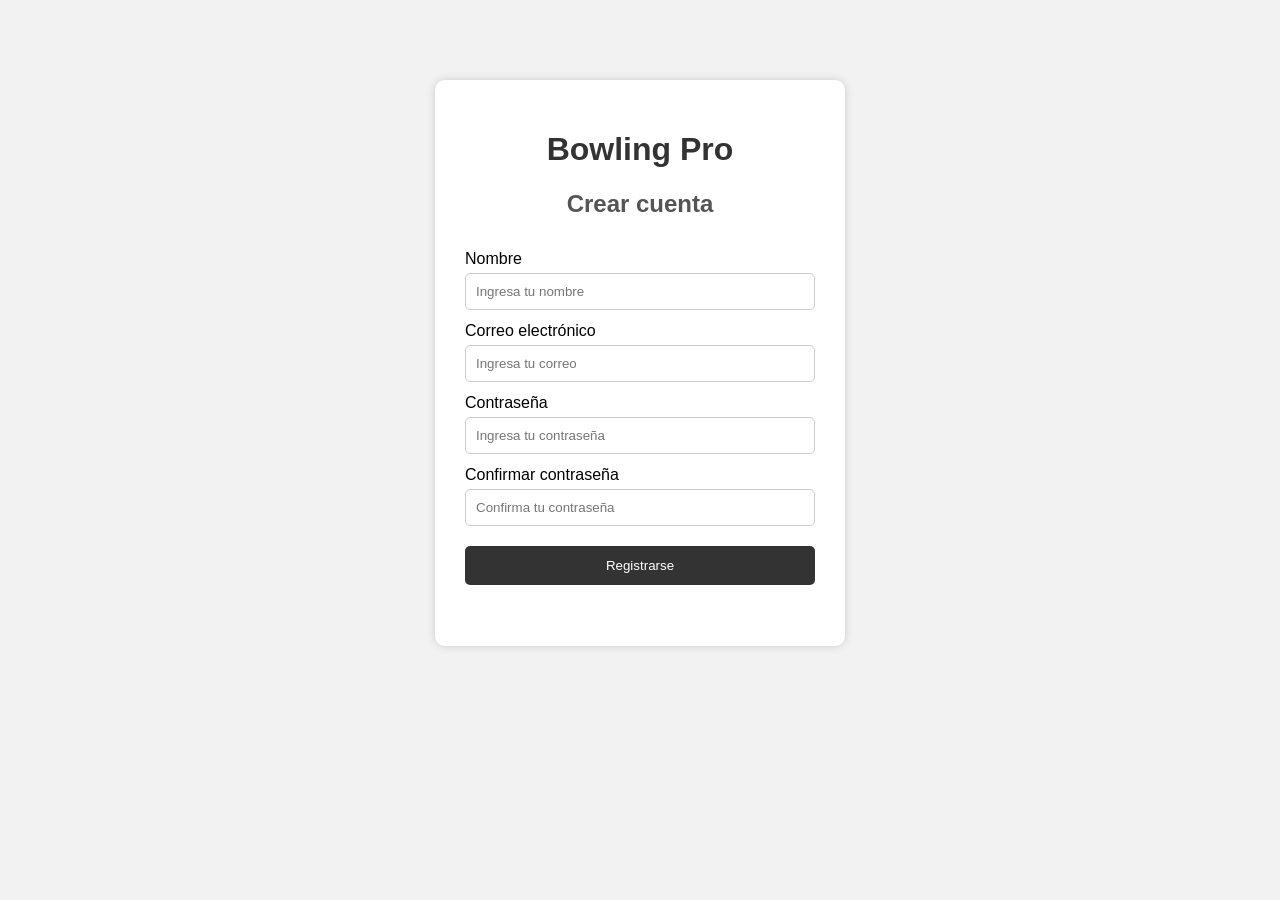
<file: index.html>
<!DOCTYPE html>
<html lang="es">
<head>
    <meta charset="UTF-8">
    <meta name="viewport" content="width=device-width, initial-scale=1.0">
    <title>Bowling Pro - Registro</title>
    <link rel="stylesheet" href="style.css">
</head>

<body>

    <div class="contenedor">
        <h1>Bowling Pro</h1>
        <h2>Crear cuenta</h2>

        <form id="formularioRegistro">

            <label for="nombre">Nombre</label>
            <input type="text" id="nombre" placeholder="Ingresa tu nombre" required>

            <label for="correo">Correo electrónico</label>
            <input type="email" id="correo" placeholder="Ingresa tu correo" required>

            <label for="contrasena">Contraseña</label>
            <input type="password" id="contrasena" placeholder="Ingresa tu contraseña" required>

            <label for="confirmarContrasena">Confirmar contraseña</label>
            <input type="password" id="confirmarContrasena" placeholder="Confirma tu contraseña" required>

            <button type="submit">Registrarse</button>

            <p id="mensaje"></p>

        </form>
    </div>

    <script src="script.js"></script>
</body>
</html>
</file>
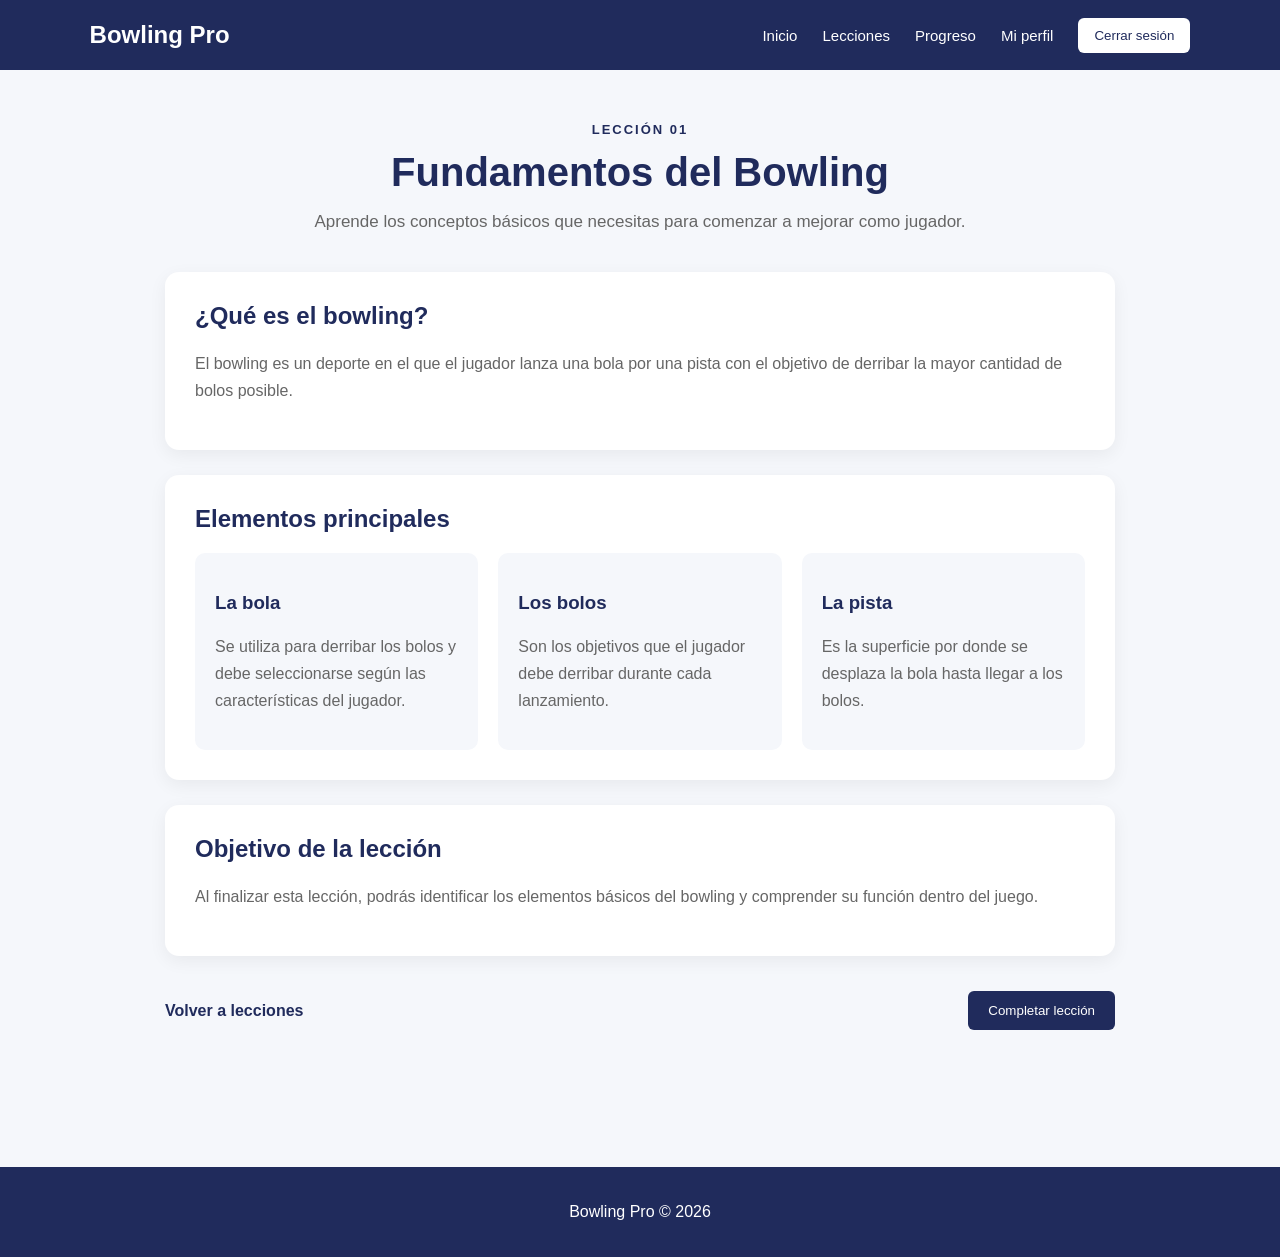
<file: leccion1.html>
<!DOCTYPE html>
<html lang="es">
<head>
    <meta charset="UTF-8">
    <meta name="viewport" content="width=device-width, initial-scale=1.0">
    <title>Bowling Pro - Fundamentos</title>
    <link rel="stylesheet" href="leccion1.css">
</head>

<body>

    <header class="barra">
        <div class="logo">Bowling Pro</div>

        <nav>
            <a href="inicio.html">Inicio</a>
            <a href="lecciones.html">Lecciones</a>
            <a href="#">Progreso</a>
            <a href="#">Mi perfil</a>
            <button onclick="cerrarSesion()">Cerrar sesión</button>
        </nav>
    </header>

    <main>

        <section class="encabezado">
            <span>LECCIÓN 01</span>
            <h1>Fundamentos del Bowling</h1>
            <p>
                Aprende los conceptos básicos que necesitas para comenzar
                a mejorar como jugador.
            </p>
        </section>

        <section class="contenido">

            <article class="bloque">
                <h2>¿Qué es el bowling?</h2>
                <p>
                    El bowling es un deporte en el que el jugador lanza una
                    bola por una pista con el objetivo de derribar la mayor
                    cantidad de bolos posible.
                </p>
            </article>

            <article class="bloque">
                <h2>Elementos principales</h2>

                <div class="elementos">

                    <div>
                        <h3>La bola</h3>
                        <p>
                            Se utiliza para derribar los bolos y debe
                            seleccionarse según las características del jugador.
                        </p>
                    </div>

                    <div>
                        <h3>Los bolos</h3>
                        <p>
                            Son los objetivos que el jugador debe derribar
                            durante cada lanzamiento.
                        </p>
                    </div>

                    <div>
                        <h3>La pista</h3>
                        <p>
                            Es la superficie por donde se desplaza la bola
                            hasta llegar a los bolos.
                        </p>
                    </div>

                </div>
            </article>

            <article class="bloque">
                <h2>Objetivo de la lección</h2>
                <p>
                    Al finalizar esta lección, podrás identificar los
                    elementos básicos del bowling y comprender su función
                    dentro del juego.
                </p>
            </article>

            <div class="acciones">
                <a href="lecciones.html">Volver a lecciones</a>
                <button onclick="completarLeccion()">Completar lección</button>
            </div>

            <p id="mensaje"></p>

        </section>

    </main>

    <footer>
        <p>Bowling Pro © 2026</p>
    </footer>

    <script>
        function completarLeccion() {
            document.getElementById("mensaje").textContent =
                "Lección completada correctamente.";
        }

        function cerrarSesion() {
            window.location.href = "login.html";
        }
    </script>

</body>
</html>
</file>
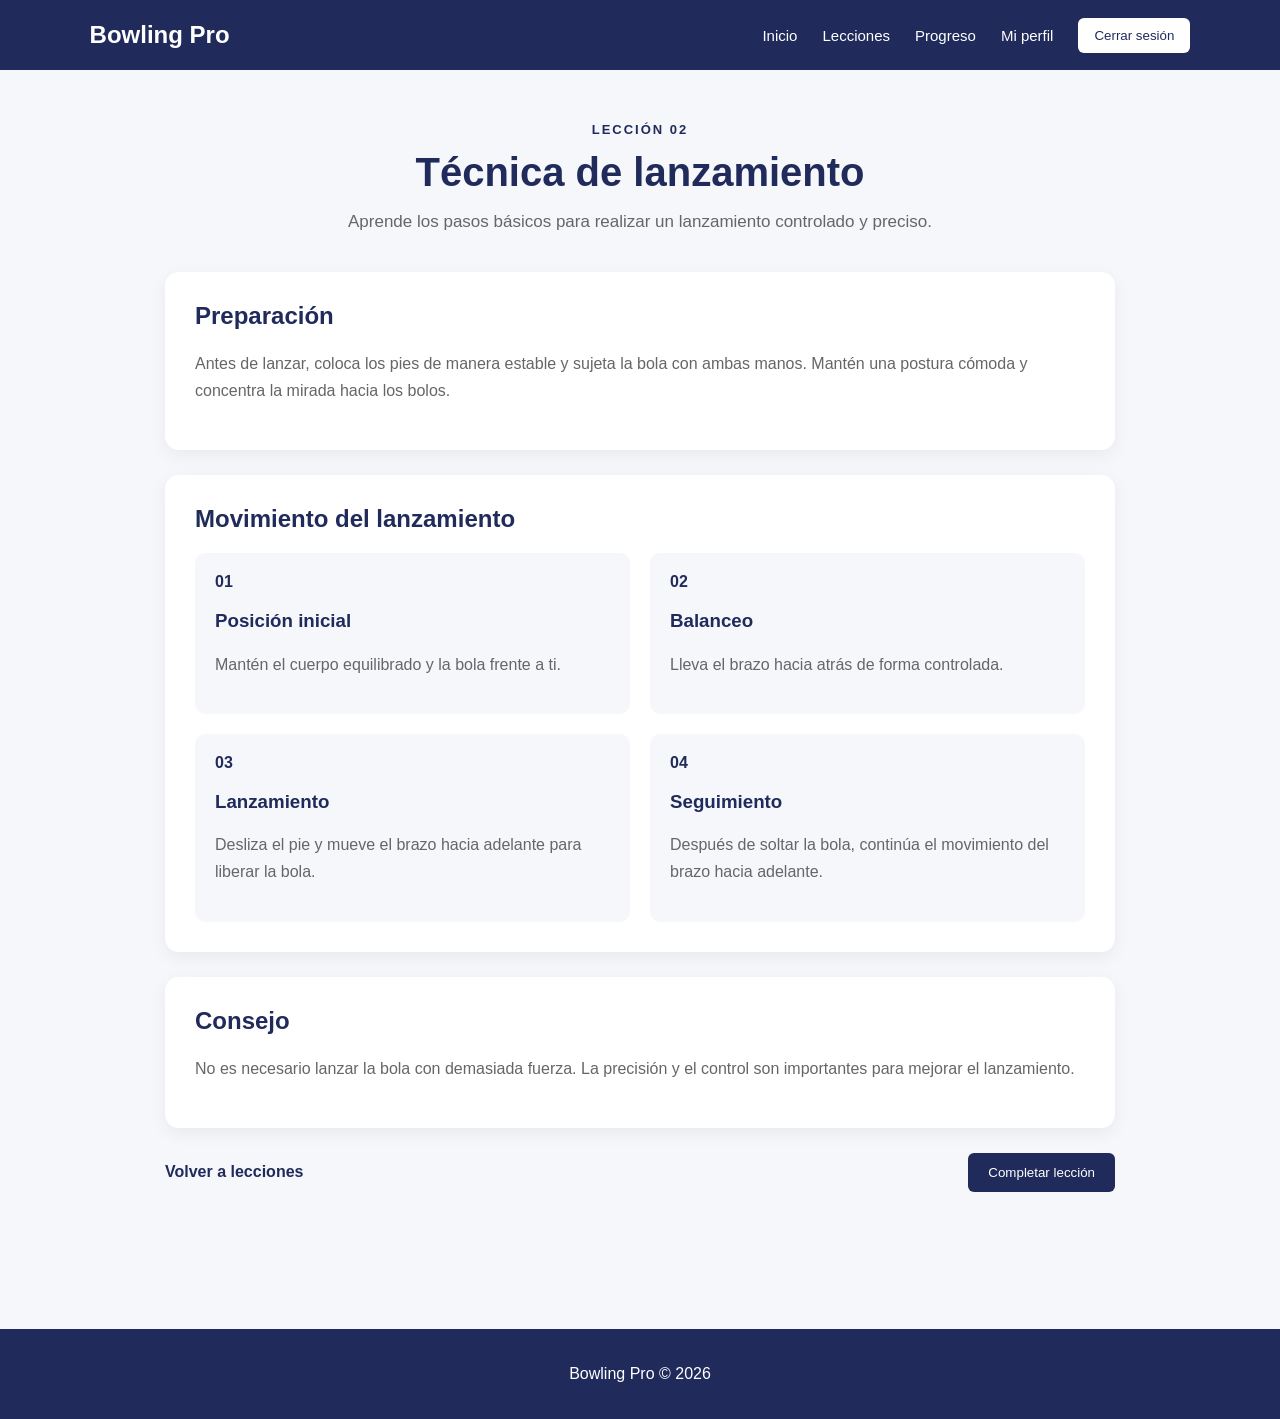
<file: leccion2.html>
<!DOCTYPE html>
<html lang="es">
<head>
    <meta charset="UTF-8">
    <meta name="viewport" content="width=device-width, initial-scale=1.0">
    <title>Bowling Pro - Técnica de lanzamiento</title>
    <link rel="stylesheet" href="leccion2.css">
</head>

<body>

    <header class="barra">
        <div class="logo">Bowling Pro</div>

        <nav>
            <a href="inicio.html">Inicio</a>
            <a href="lecciones.html">Lecciones</a>
            <a href="#">Progreso</a>
            <a href="#">Mi perfil</a>
            <button onclick="cerrarSesion()">Cerrar sesión</button>
        </nav>
    </header>

    <main>

        <section class="encabezado">
            <span>LECCIÓN 02</span>
            <h1>Técnica de lanzamiento</h1>
            <p>
                Aprende los pasos básicos para realizar un lanzamiento
                controlado y preciso.
            </p>
        </section>

        <section class="contenido">

            <article class="bloque">
                <h2>Preparación</h2>
                <p>
                    Antes de lanzar, coloca los pies de manera estable y
                    sujeta la bola con ambas manos. Mantén una postura
                    cómoda y concentra la mirada hacia los bolos.
                </p>
            </article>

            <article class="bloque">
                <h2>Movimiento del lanzamiento</h2>

                <div class="pasos">

                    <div>
                        <span>01</span>
                        <h3>Posición inicial</h3>
                        <p>
                            Mantén el cuerpo equilibrado y la bola frente a ti.
                        </p>
                    </div>

                    <div>
                        <span>02</span>
                        <h3>Balanceo</h3>
                        <p>
                            Lleva el brazo hacia atrás de forma controlada.
                        </p>
                    </div>

                    <div>
                        <span>03</span>
                        <h3>Lanzamiento</h3>
                        <p>
                            Desliza el pie y mueve el brazo hacia adelante
                            para liberar la bola.
                        </p>
                    </div>

                    <div>
                        <span>04</span>
                        <h3>Seguimiento</h3>
                        <p>
                            Después de soltar la bola, continúa el movimiento
                            del brazo hacia adelante.
                        </p>
                    </div>

                </div>
            </article>

            <article class="bloque">
                <h2>Consejo</h2>
                <p>
                    No es necesario lanzar la bola con demasiada fuerza.
                    La precisión y el control son importantes para mejorar
                    el lanzamiento.
                </p>
            </article>

            <div class="acciones">
                <a href="lecciones.html">Volver a lecciones</a>
                <button onclick="completarLeccion()">Completar lección</button>
            </div>

            <p id="mensaje"></p>

        </section>

    </main>

    <footer>
        <p>Bowling Pro © 2026</p>
    </footer>

    <script>
        function completarLeccion() {
            document.getElementById("mensaje").textContent =
                "Lección completada correctamente.";
        }

        function cerrarSesion() {
            window.location.href = "login.html";
        }
    </script>

</body>
</html>
</file>
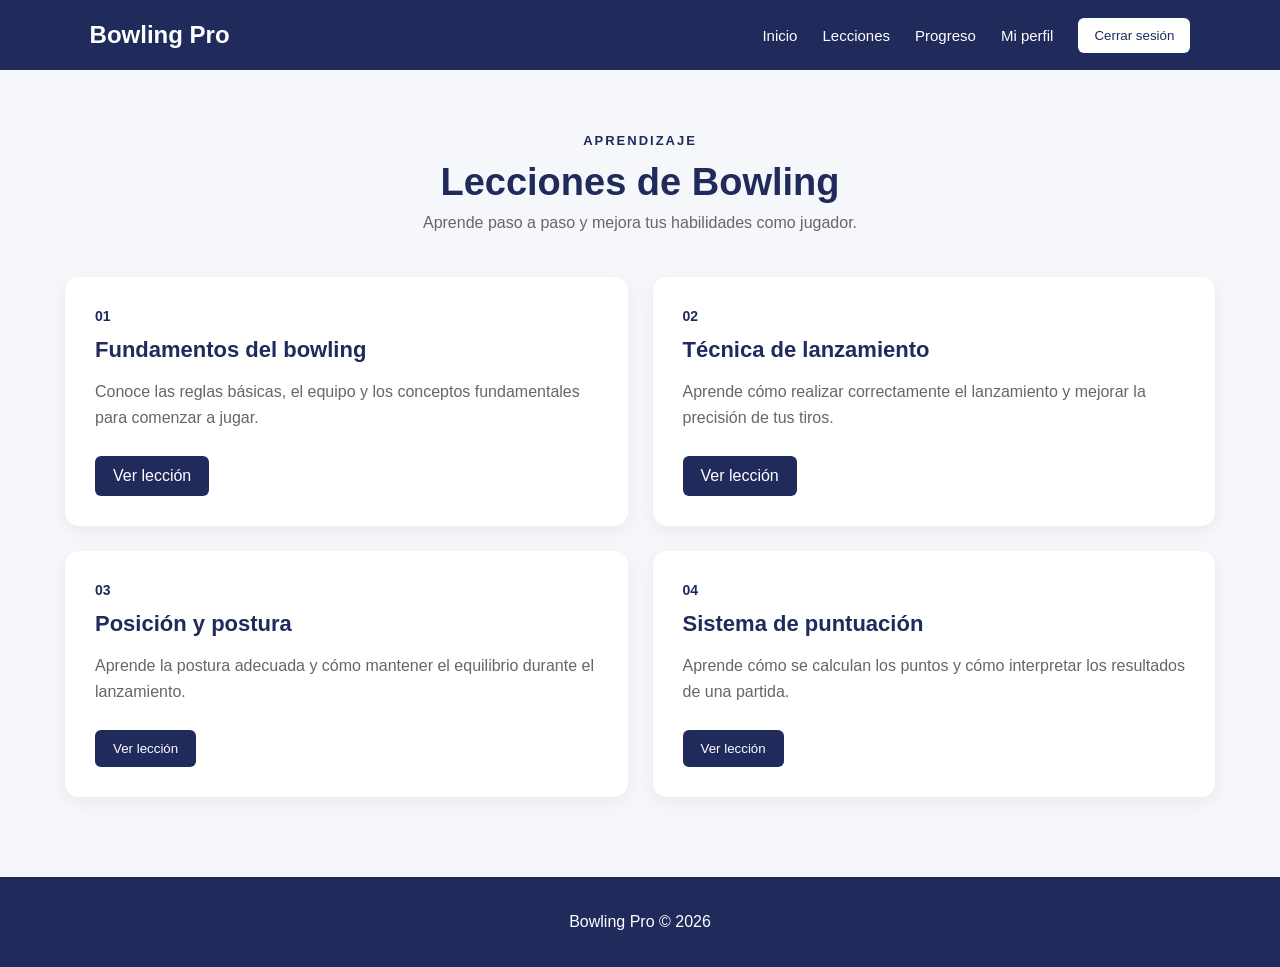
<file: lecciones.html>
<!DOCTYPE html>
<html lang="es">
<head>
    <meta charset="UTF-8">
    <meta name="viewport" content="width=device-width, initial-scale=1.0">
    <title>Bowling Pro - Lecciones</title>
    <link rel="stylesheet" href="lecciones.css">
</head>

<body>

    <header class="barra">
        <div class="logo">Bowling Pro</div>

        <nav>
            <a href="inicio.html">Inicio</a>
            <a href="lecciones.html">Lecciones</a>
            <a href="#">Progreso</a>
            <a href="#">Mi perfil</a>
            <button onclick="cerrarSesion()">Cerrar sesión</button>
        </nav>
    </header>

    <main>

        <section class="encabezado">
            <p>APRENDIZAJE</p>
            <h1>Lecciones de Bowling</h1>
            <span>Aprende paso a paso y mejora tus habilidades como jugador.</span>
        </section>

        <section class="lecciones">

            <article class="tarjeta">
                <span class="numero">01</span>
                <h2>Fundamentos del bowling</h2>
                <p>
                    Conoce las reglas básicas, el equipo y los conceptos
                    fundamentales para comenzar a jugar.
                </p>
                <a href="leccion1.html" class="boton-leccion">Ver lección</a>

            </article>

            <article class="tarjeta">
                <span class="numero">02</span>
                <h2>Técnica de lanzamiento</h2>
                <p>
                    Aprende cómo realizar correctamente el lanzamiento
                    y mejorar la precisión de tus tiros.
                </p>
                <a href="leccion2.html" class="boton-leccion">Ver lección</a>
            </article>

            <article class="tarjeta">
                <span class="numero">03</span>
                <h2>Posición y postura</h2>
                <p>
                    Aprende la postura adecuada y cómo mantener el equilibrio
                    durante el lanzamiento.
                </p>
                <button>Ver lección</button>
            </article>

            <article class="tarjeta">
                <span class="numero">04</span>
                <h2>Sistema de puntuación</h2>
                <p>
                    Aprende cómo se calculan los puntos y cómo interpretar
                    los resultados de una partida.
                </p>
                <button>Ver lección</button>
            </article>

        </section>

    </main>

    <footer>
        <p>Bowling Pro © 2026</p>
    </footer>

    <script>
        function cerrarSesion() {
            window.location.href = "login.html";
        }
    </script>

</body>
</html>
</file>
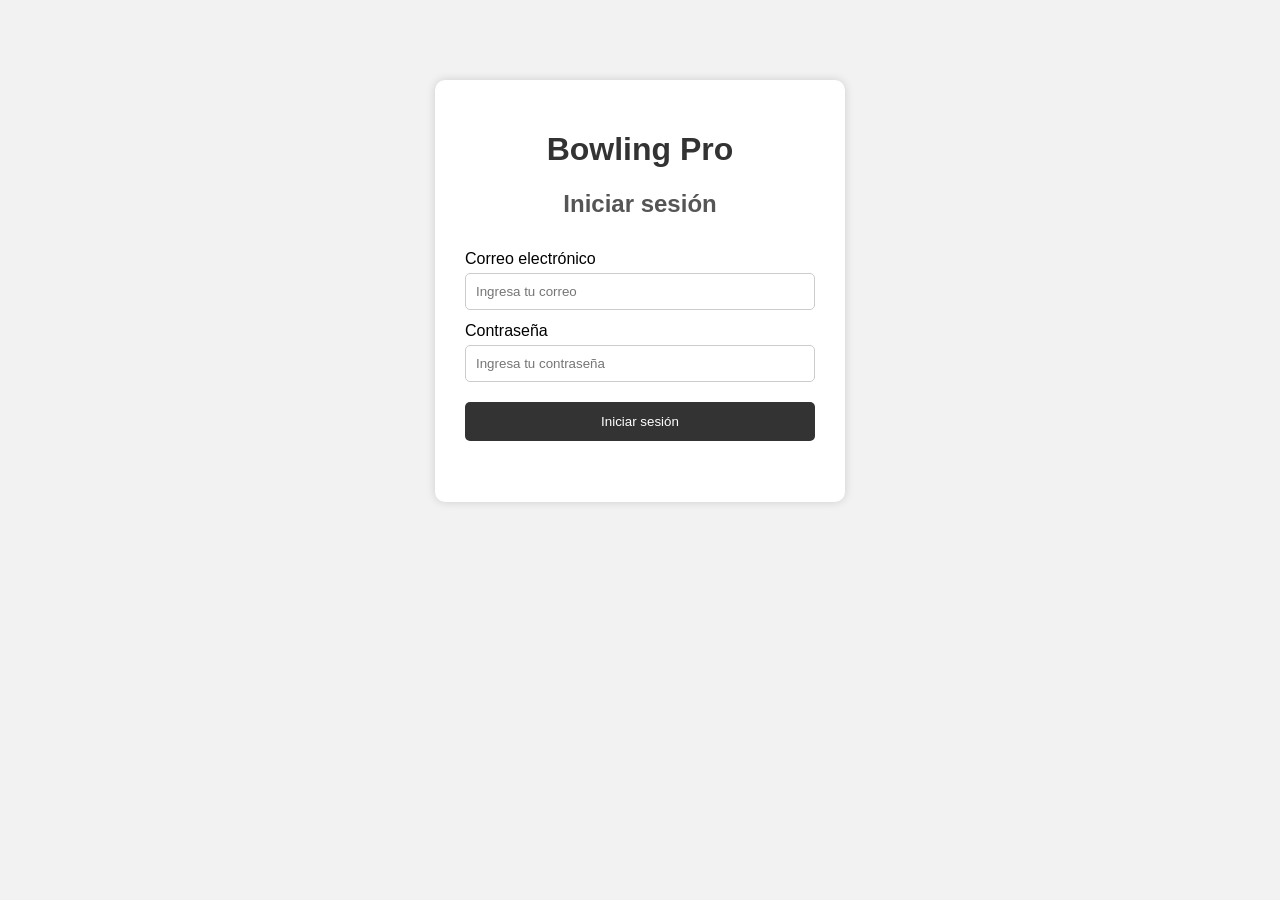
<file: login.html>
<!DOCTYPE html>
<html lang="es">
<head>
    <meta charset="UTF-8">
    <meta name="viewport" content="width=device-width, initial-scale=1.0">
    <title>Bowling Pro - Iniciar sesión</title>
    <link rel="stylesheet" href="style.css">
</head>

<body>

    <div class="contenedor">

        <h1>Bowling Pro</h1>
        <h2>Iniciar sesión</h2>

        <form id="formularioLogin">

            <label for="correo">Correo electrónico</label>
            <input type="email" id="correo" placeholder="Ingresa tu correo" required>

            <label for="contrasena">Contraseña</label>
            <input type="password" id="contrasena" placeholder="Ingresa tu contraseña" required>

            <button type="submit">Iniciar sesión</button>

            <p id="mensaje"></p>

        </form>

    </div>

    <script src="login.js"></script>

</body>
</html>
</file>
<file: style.css>
body {
    font-family: Arial, sans-serif;
    background-color: #f2f2f2;
    margin: 0;
    padding: 0;
}

.contenedor {
    width: 350px;
    margin: 80px auto;
    padding: 30px;
    background-color: white;
    border-radius: 10px;
    box-shadow: 0 0 10px rgba(0, 0, 0, 0.15);
}

h1 {
    text-align: center;
    color: #333;
}

h2 {
    text-align: center;
    color: #555;
}

form {
    display: flex;
    flex-direction: column;
}

label {
    margin-top: 12px;
    margin-bottom: 5px;
}

input {
    padding: 10px;
    border: 1px solid #ccc;
    border-radius: 5px;
}

button {
    margin-top: 20px;
    padding: 12px;
    border: none;
    border-radius: 5px;
    background-color: #333;
    color: white;
    cursor: pointer;
}

button:hover {
    background-color: #555;
}

#mensaje {
    text-align: center;
    margin-top: 15px;
}
</file>
<file: leccion1.css>
* {
    box-sizing: border-box;
}

body {
    margin: 0;
    font-family: Arial, sans-serif;
    background: #f5f7fb;
    color: #222;
}

.barra {
    height: 70px;
    background: #202b5c;
    display: flex;
    align-items: center;
    justify-content: space-between;
    padding: 0 7%;
    color: white;
}

.logo {
    font-size: 24px;
    font-weight: bold;
}

nav {
    display: flex;
    align-items: center;
    gap: 25px;
}

nav a {
    color: white;
    text-decoration: none;
    font-size: 15px;
}

nav button {
    background: white;
    color: #202b5c;
    border: none;
    padding: 10px 16px;
    border-radius: 6px;
    cursor: pointer;
}

main {
    max-width: 1000px;
    margin: 0 auto;
    padding: 50px 25px;
}

.encabezado {
    text-align: center;
    margin-bottom: 40px;
}

.encabezado span {
    color: #202b5c;
    font-size: 13px;
    font-weight: bold;
    letter-spacing: 2px;
}

.encabezado h1 {
    color: #202b5c;
    font-size: 40px;
    margin: 12px 0;
}

.encabezado p {
    color: #666;
    font-size: 17px;
}

.contenido {
    display: flex;
    flex-direction: column;
    gap: 25px;
}

.bloque {
    background: white;
    padding: 30px;
    border-radius: 14px;
    box-shadow: 0 5px 18px rgba(0, 0, 0, 0.06);
}

.bloque h2 {
    color: #202b5c;
    margin-top: 0;
}

.bloque p {
    color: #666;
    line-height: 1.7;
}

.elementos {
    display: grid;
    grid-template-columns: repeat(3, 1fr);
    gap: 20px;
}

.elementos div {
    background: #f5f7fb;
    padding: 20px;
    border-radius: 10px;
}

.elementos h3 {
    color: #202b5c;
}

.acciones {
    display: flex;
    justify-content: space-between;
    align-items: center;
    margin-top: 10px;
}

.acciones a {
    color: #202b5c;
    text-decoration: none;
    font-weight: bold;
}

.acciones button {
    padding: 12px 20px;
    background: #202b5c;
    color: white;
    border: none;
    border-radius: 6px;
    cursor: pointer;
}

.acciones button:hover {
    background: #34458c;
}

#mensaje {
    text-align: center;
    color: #202b5c;
    font-weight: bold;
}

footer {
    background: #202b5c;
    color: white;
    text-align: center;
    padding: 20px;
    margin-top: 30px;
}

@media (max-width: 800px) {
    .barra {
        height: auto;
        padding: 20px;
        flex-direction: column;
        gap: 20px;
    }

    nav {
        flex-wrap: wrap;
        justify-content: center;
    }

    .elementos {
        grid-template-columns: 1fr;
    }

    .encabezado h1 {
        font-size: 32px;
    }

    .acciones {
        flex-direction: column;
        gap: 15px;
    }
}
</file>
<file: leccion2.css>
* {
    box-sizing: border-box;
}

body {
    margin: 0;
    font-family: Arial, sans-serif;
    background: #f5f7fb;
    color: #222;
}

.barra {
    height: 70px;
    background: #202b5c;
    display: flex;
    align-items: center;
    justify-content: space-between;
    padding: 0 7%;
    color: white;
}

.logo {
    font-size: 24px;
    font-weight: bold;
}

nav {
    display: flex;
    align-items: center;
    gap: 25px;
}

nav a {
    color: white;
    text-decoration: none;
    font-size: 15px;
}

nav button {
    background: white;
    color: #202b5c;
    border: none;
    padding: 10px 16px;
    border-radius: 6px;
    cursor: pointer;
}

main {
    max-width: 1000px;
    margin: 0 auto;
    padding: 50px 25px;
}

.encabezado {
    text-align: center;
    margin-bottom: 40px;
}

.encabezado span {
    color: #202b5c;
    font-size: 13px;
    font-weight: bold;
    letter-spacing: 2px;
}

.encabezado h1 {
    color: #202b5c;
    font-size: 40px;
    margin: 12px 0;
}

.encabezado p {
    color: #666;
    font-size: 17px;
}

.contenido {
    display: flex;
    flex-direction: column;
    gap: 25px;
}

.bloque {
    background: white;
    padding: 30px;
    border-radius: 14px;
    box-shadow: 0 5px 18px rgba(0, 0, 0, 0.06);
}

.bloque h2 {
    color: #202b5c;
    margin-top: 0;
}

.bloque p {
    color: #666;
    line-height: 1.7;
}

.pasos {
    display: grid;
    grid-template-columns: repeat(2, 1fr);
    gap: 20px;
}

.pasos div {
    background: #f5f7fb;
    padding: 20px;
    border-radius: 10px;
}

.pasos span {
    color: #202b5c;
    font-weight: bold;
}

.pasos h3 {
    color: #202b5c;
}

.acciones {
    display: flex;
    justify-content: space-between;
    align-items: center;
}

.acciones a {
    color: #202b5c;
    text-decoration: none;
    font-weight: bold;
}

.acciones button {
    padding: 12px 20px;
    background: #202b5c;
    color: white;
    border: none;
    border-radius: 6px;
    cursor: pointer;
}

#mensaje {
    text-align: center;
    color: #202b5c;
    font-weight: bold;
}

footer {
    background: #202b5c;
    color: white;
    text-align: center;
    padding: 20px;
    margin-top: 30px;
}

@media (max-width: 800px) {
    .barra {
        height: auto;
        padding: 20px;
        flex-direction: column;
        gap: 20px;
    }

    nav {
        flex-wrap: wrap;
        justify-content: center;
    }

    .pasos {
        grid-template-columns: 1fr;
    }
}
</file>
<file: lecciones.css>
* {
    box-sizing: border-box;
}

body {
    margin: 0;
    font-family: Arial, sans-serif;
    background: #f5f7fb;
    color: #222;
}

.barra {
    height: 70px;
    background: #202b5c;
    display: flex;
    align-items: center;
    justify-content: space-between;
    padding: 0 7%;
    color: white;
}

.logo {
    font-size: 24px;
    font-weight: bold;
}

nav {
    display: flex;
    align-items: center;
    gap: 25px;
}

nav a {
    color: white;
    text-decoration: none;
    font-size: 15px;
}

nav a:hover {
    opacity: 0.8;
}

nav button {
    background: white;
    color: #202b5c;
    border: none;
    padding: 10px 16px;
    border-radius: 6px;
    cursor: pointer;
}

main {
    max-width: 1200px;
    margin: 0 auto;
    padding: 50px 25px;
}

.encabezado {
    text-align: center;
    margin-bottom: 45px;
}

.encabezado p {
    color: #202b5c;
    font-size: 13px;
    font-weight: bold;
    letter-spacing: 2px;
}

.encabezado h1 {
    color: #202b5c;
    font-size: 38px;
    margin: 10px 0;
}

.encabezado span {
    color: #666;
    font-size: 16px;
}

.lecciones {
    display: grid;
    grid-template-columns: repeat(2, 1fr);
    gap: 25px;
}

.tarjeta {
    background: white;
    padding: 30px;
    border-radius: 14px;
    box-shadow: 0 5px 18px rgba(0, 0, 0, 0.06);
}

.numero {
    color: #202b5c;
    font-weight: bold;
    font-size: 14px;
}

.tarjeta h2 {
    color: #202b5c;
    font-size: 22px;
    margin: 12px 0;
}

.tarjeta p {
    color: #666;
    line-height: 1.6;
}

.tarjeta button {
    margin-top: 10px;
    padding: 11px 18px;
    background: #202b5c;
    color: white;
    border: none;
    border-radius: 6px;
    cursor: pointer;
}

.tarjeta button:hover {
    background: #34458c;
}

footer {
    background: #202b5c;
    color: white;
    text-align: center;
    padding: 20px;
    margin-top: 30px;
}

@media (max-width: 800px) {
    .barra {
        height: auto;
        padding: 20px;
        flex-direction: column;
        gap: 20px;
    }

    nav {
        flex-wrap: wrap;
        justify-content: center;
    }

    .lecciones {
        grid-template-columns: 1fr;
    }
}

.boton-leccion {
    display: inline-block;
    margin-top: 10px;
    padding: 11px 18px;
    background: #202b5c;
    color: white;
    text-decoration: none;
    border-radius: 6px;
}

.boton-leccion:hover {
    background: #34458c;
}
</file>
